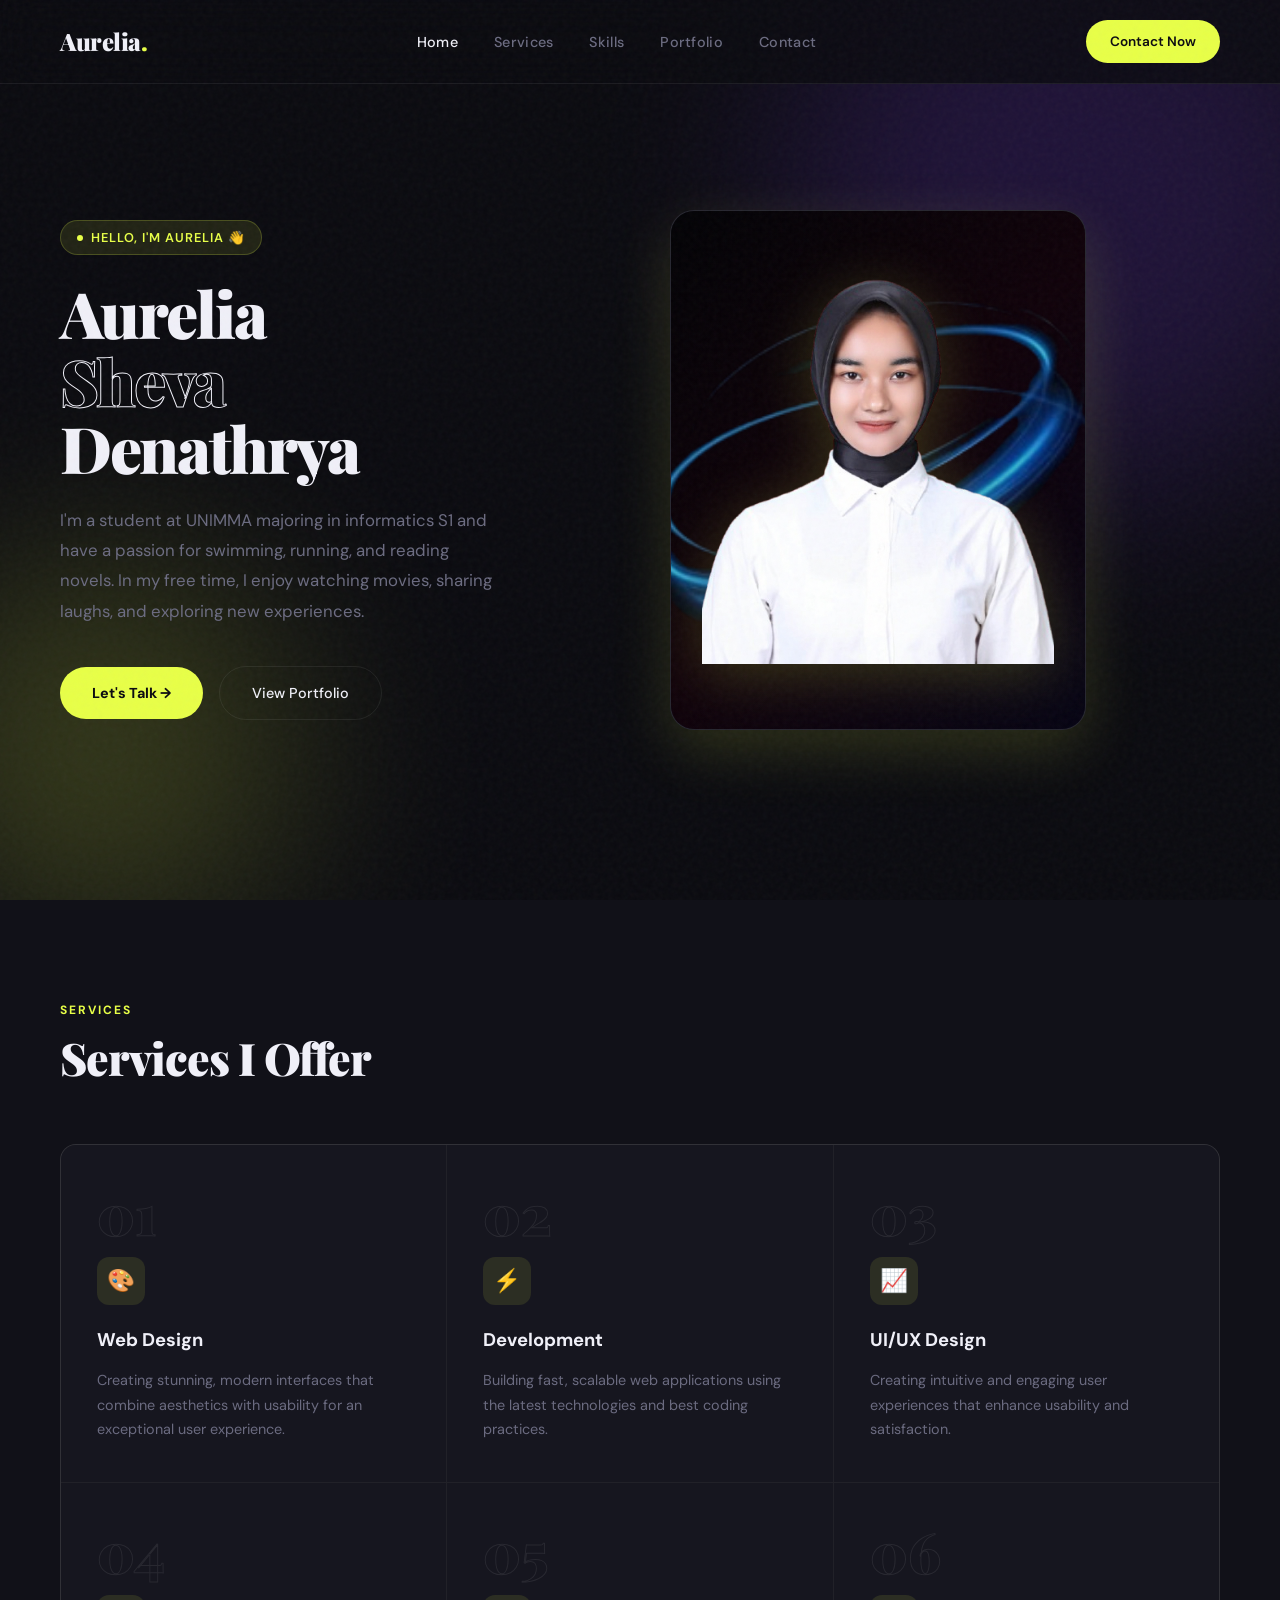
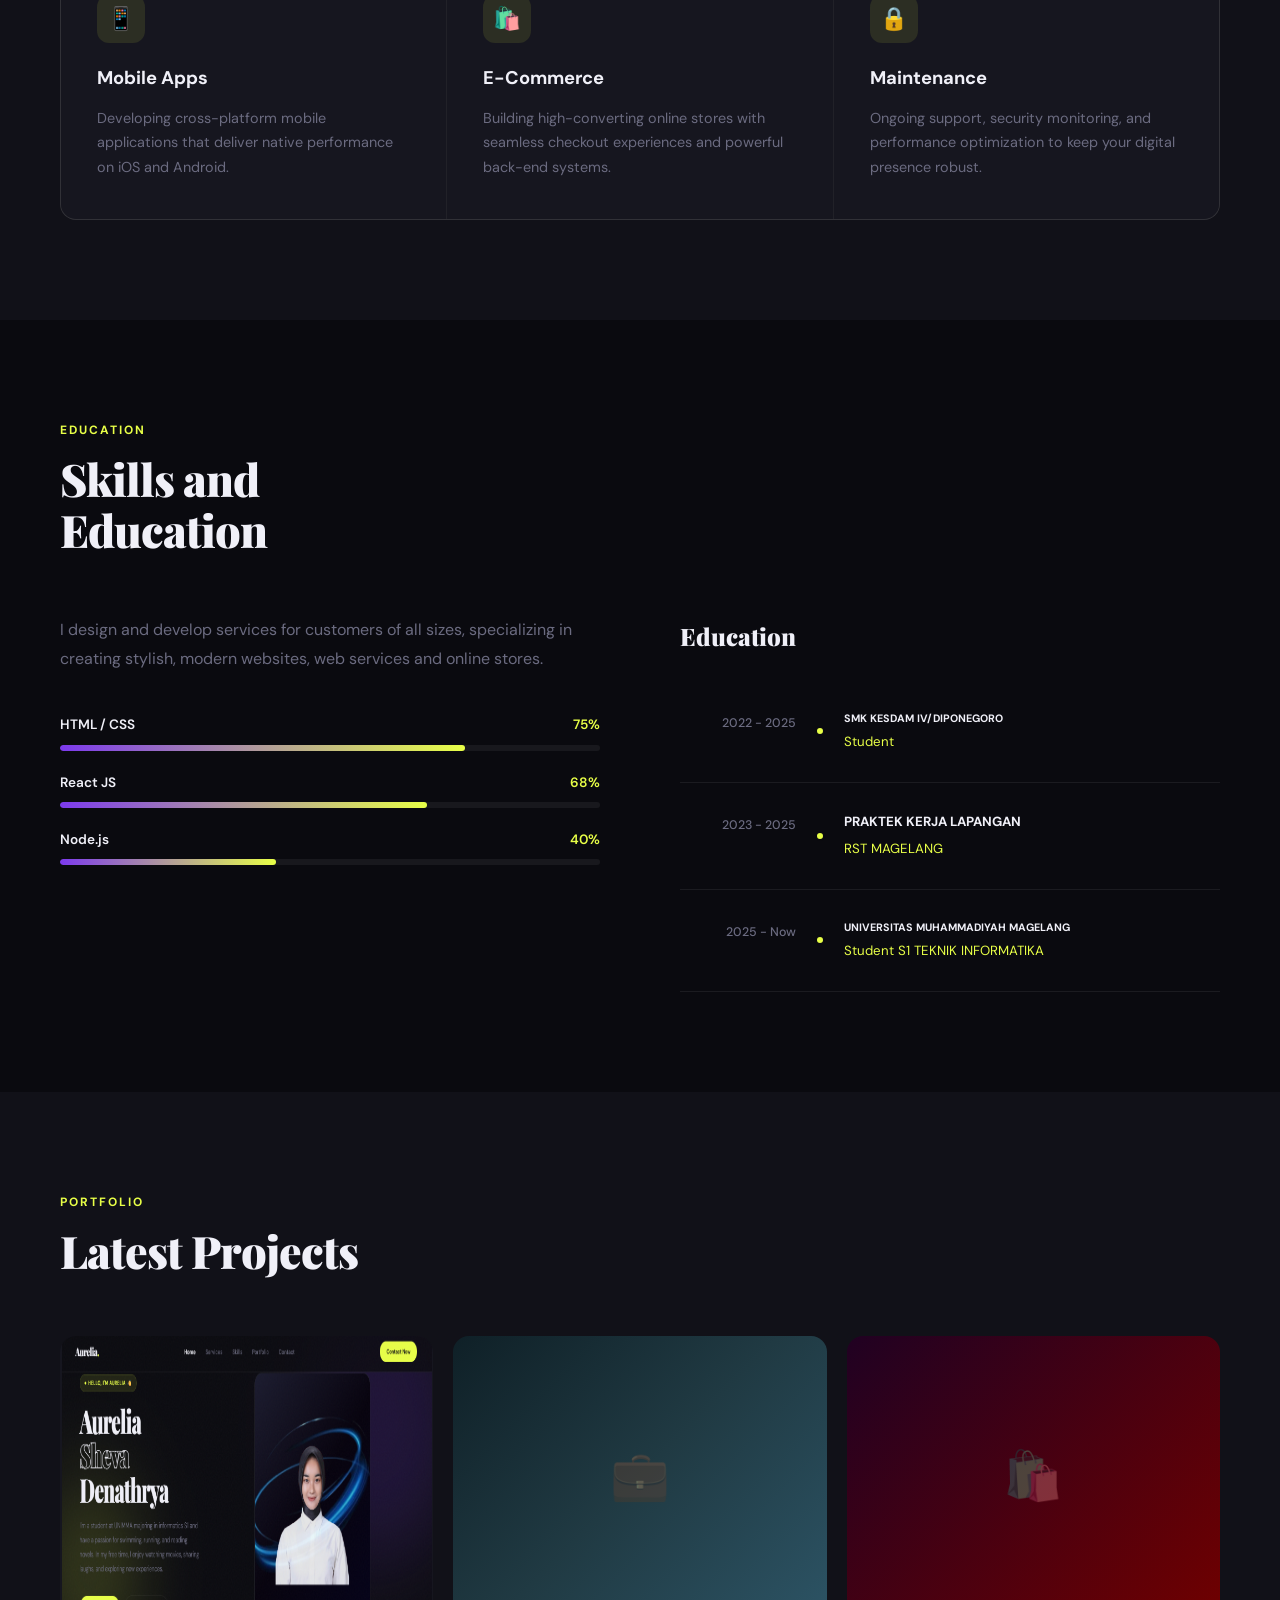
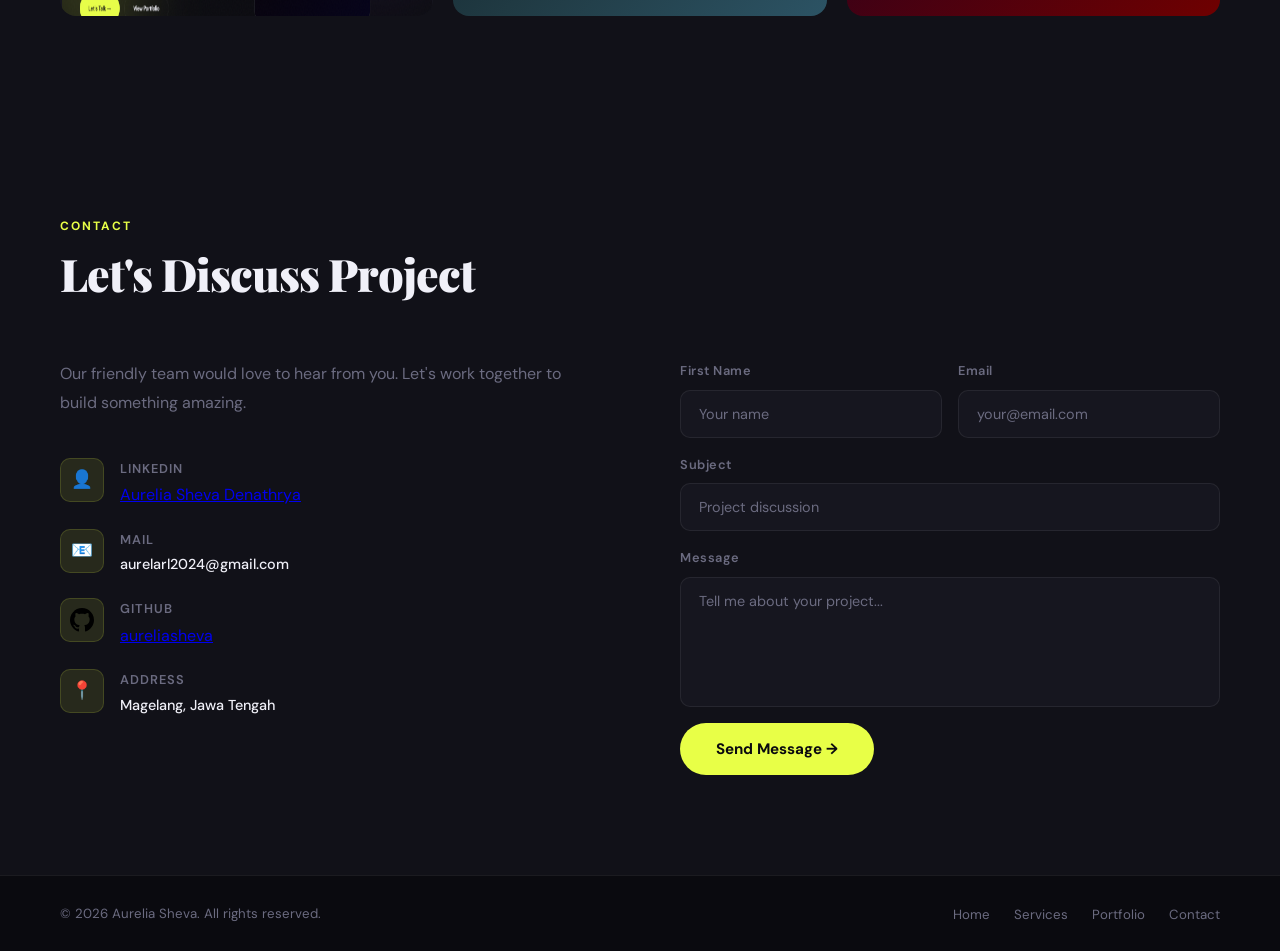
<file: index.html>
<!DOCTYPE html>
<html lang="en">
<head>
<meta charset="UTF-8">
<meta name="viewport" content="width=device-width, initial-scale=1.0">
<title>AURELIA — Portfolio</title>
<link href="https://fonts.googleapis.com/css2?family=Playfair+Display:wght@400;700;900&family=DM+Sans:wght@300;400;500;600&display=swap" rel="stylesheet">
<link rel="stylesheet" href="style.css">
</head>
<body>

<!-- Mobile Menu -->
<div class="mobile-menu" id="mobileMenu">
  
  <button class="mobile-close" onclick="closeMobileMenu()">✕</button>
  <a href="#home" onclick="closeMobileMenu()">Home</a>
  <a href="#services" onclick="closeMobileMenu()">Services</a>
  <a href="#skill" onclick="closeMobileMenu()">Skills</a>
  <a href="#work" onclick="closeMobileMenu()">Portfolio</a>
  <a href="#contactus" onclick="closeMobileMenu()">Contact</a>
</div>

<!-- NAVBAR -->
<nav>
  <a href="#home" class="logo">Aurelia<span>.</span></a>
  <ul class="nav-links">
    <li><a href="#home">Home</a></li>
    <li><a href="#services">Services</a></li>
    <li><a href="#skill">Skills</a></li>
    <li><a href="#work">Portfolio</a></li>
    <li><a href="#contactus">Contact</a></li>
  </ul>
  <a href="#contactus" class="nav-cta">Contact Now</a>
  <button class="hamburger" onclick="openMobileMenu()" aria-label="Open menu">
    <span></span><span></span><span></span>
  </button>
</nav>

<!-- HERO -->
<section id="home">
  <div class="hero-blob hero-blob-1"></div>
  <div class="hero-blob hero-blob-2"></div>
  <div class="hero-inner">
    <div class="hero-content">
      <div class="hero-tag">Hello, I'm Aurelia 👋</div>
      <h1 class="hero-title">Aurelia<br><em>Sheva</em><br>Denathrya</h1>
      <p class="hero-desc">I'm a student at UNIMMA majoring in informatics S1 and have a passion for swimming, running, and reading novels. In my free time, I enjoy watching movies, sharing laughs, and exploring new experiences.</p>
      <div class="hero-btns">
        <a href="#contactus" class="btn-primary">Let's Talk →</a>
        <a href="#work" class="btn-outline">View Portfolio</a>
      </div>
    </div>
    <div class="hero-image-wrap">
      <div class="hero-card">
        <div class="hero-card-img">
          <div class="hero-card-bg">
          </div>
          <div class="hero-avatar">
            <img src="foto/foto.png" alt="Aurelia Avatar">
          </div>
        </div>
      </div>
      </div>
      
    </div>
  </div>
</section>

<!-- SERVICES -->
<section id="services">
  <div class="container">
    <div class="section-tag">Services</div>
    <div class="section-title">Services I Offer</div>
    <div class="services-grid">
      <div class="service-card fade-in">
        <div class="service-num">01</div>
        <div class="service-icon">🎨</div>
        <h3>Web Design</h3>
        <p>Creating stunning, modern interfaces that combine aesthetics with usability for an exceptional user experience.</p>
      </div>
      <div class="service-card fade-in">
        <div class="service-num">02</div>
        <div class="service-icon">⚡</div>
        <h3>Development</h3>
        <p>Building fast, scalable web applications using the latest technologies and best coding practices.</p>
      </div>
      <div class="service-card fade-in">
        <div class="service-num">03</div>
        <div class="service-icon">📈</div>
        <h3>UI/UX Design</h3>
        <p>Creating intuitive and engaging user experiences that enhance usability and satisfaction.</p>
      </div>
      <div class="service-card fade-in">
        <div class="service-num">04</div>
        <div class="service-icon">📱</div>
        <h3>Mobile Apps</h3>
        <p>Developing cross-platform mobile applications that deliver native performance on iOS and Android.</p>
      </div>
      <div class="service-card fade-in">
        <div class="service-num">05</div>
        <div class="service-icon">🛍️</div>
        <h3>E-Commerce</h3>
        <p>Building high-converting online stores with seamless checkout experiences and powerful back-end systems.</p>
      </div>
      <div class="service-card fade-in">
        <div class="service-num">06</div>
        <div class="service-icon">🔒</div>
        <h3>Maintenance</h3>
        <p>Ongoing support, security monitoring, and performance optimization to keep your digital presence robust.</p>
      </div>
    </div>
  </div>
</section>

<!-- SKILLS & EXPERIENCE -->
<section id="skill">
  <div class="container">
    <div class="section-tag">Education</div>
    <div class="section-title">Skills and<br>Education</div>
    <div class="skills-layout">
      <div>
        <p class="skills-desc">I design and develop services for customers of all sizes, specializing in creating stylish, modern websites, web services and online stores.</p>
        <div class="skill-bars" id="skillBars">
          <div class="skill-item">
            <label>HTML / CSS <span>75%</span></label>
            <div class="skill-track"><div class="skill-fill" data-width="75" style="width:0%"></div></div>
          </div>
          <div class="skill-item">
            <label>React JS <span>68%</span></label>
            <div class="skill-track"><div class="skill-fill" data-width="68" style="width:0%"></div></div>
          </div>
          <div class="skill-item">
            <label>Node.js <span>40%</span></label>
            <div class="skill-track"><div class="skill-fill" data-width="40" style="width:0%"></div></div>
          </div>
        </div>
      </div>
      <div>
        <h3 style="font-family:'Playfair Display',serif;font-size:1.5rem;margin-bottom:24px;font-weight:900;">Education</h3>
        <div class="experience-list">
          <div class="exp-item">
            <div class="exp-date">2022 - 2025</div>
            <div class="exp-body">
              <h6>SMK KESDAM IV/DIPONEGORO</h4>
              <span>Student</span>
            </div>
          </div>
          <div class="exp-item">
            <div class="exp-date">2023 - 2025</div>
            <div class="exp-body">
              <h5>PRAKTEK KERJA LAPANGAN</h4>
              <span>RST MAGELANG</span>
            </div>
          </div>
          <div class="exp-item">
            <div class="exp-date">2025 - Now</div>
            <div class="exp-body">
              <h6>UNIVERSITAS MUHAMMADIYAH MAGELANG</h4>
              <span>Student S1 TEKNIK INFORMATIKA</span>
            </div>
          </div>
          <div 
        </div>
      </div>
    </div>
  </div>
</section>

<!-- PORTFOLIO -->
<section id="work">
  <div class="container">
    <div class="section-tag">Portfolio</div>
    <div class="section-title">Latest Projects</div>
    <div class="portfolio-grid">
      <div class="portfolio-item">
        <div class="portfolio-item-bg p1">
          <span class="portfolio-placeholder-icon"></span>
        </div>
        <div class="portfolio-overlay">
          <div class="portfolio-info">
            <h4>Website portfolio</h4>
            <span>html</span>
          </div>
        </div>
      </div>
      <div class="portfolio-item">
        <div class="portfolio-item-bg p2">
          <span class="portfolio-placeholder-icon">💼</span>
        </div>
        <div class="portfolio-overlay">
          <div class="portfolio-info">
            <h4>Coming soon</h4>
            
          </div>
        </div>
      </div>
      <div class="portfolio-item">
        <div class="portfolio-item-bg p3">
          <span class="portfolio-placeholder-icon">🛍️</span>
        </div>
        <div class="portfolio-overlay">
          <div class="portfolio-info">
            <h4>Coming soon</h4>
            
          </div>
        </div>
      </div>
      
      
</section>

<!-- CONTACT -->
<section id="contactus">
  <div class="container">
    <div class="section-tag">Contact</div>
    <div class="section-title">Let's Discuss Project</div>
    <div class="contact-layout">
      <div class="contact-info">
        <p>Our friendly team would love to hear from you. Let's work together to build something amazing.</p>
        <ul class="contact-detail-list">
          <li>
            <div class="icon-user">👤</div>
            <div>
              <h5>Linkedin</h5>
              <a href="https://www.linkedin.com/in/aurelia-sheva-denathrya-56070b405" target="_blank">Aurelia Sheva Denathrya</a>
            </div>
          </li>
          <li>
            <div class="contact-icon">📧</div>
            <div>
              <h5>Mail</h5>
              <p>aurelarl2024@gmail.com</p>
            </div>
          </li>
          <li>
            <div class="contact-icon"><img src="foto/github-logo.svg" alt="GitHub Logo" style="width: 24px; height: 24px;"></div>
            <div>
              <h5>GitHub</h5>
              <a href="https://github.com/aureliasheva" target="_blank">aureliasheva</a>
            </div>
          </li>
          <li>
            <div class="contact-icon">📍</div>
            <div>
              <h5>Address</h5>
              <p>Magelang, Jawa Tengah</p>
            </div>
          </li>
        </ul>
      </div>
      <div>
        <div class="contact-form" id="contactForm">
          <div class="form-row">
            <div class="form-group">
              <label>First Name</label>
              <input type="text" placeholder="Your name">
            </div>
            <div class="form-group">
              <label>Email</label>
              <input type="email" placeholder="your@email.com">
            </div>
          </div>
          <div class="form-group">
            <label>Subject</label>
            <input type="text" placeholder="Project discussion">
          </div>
          <div class="form-group">
            <label>Message</label>
            <textarea placeholder="Tell me about your project..."></textarea>
          </div>
          <div class="form-success" id="formSuccess">✅ Message sent successfully! I'll be in touch soon.</div>
          <button class="form-submit" onclick="submitForm()">Send Message →</button>
        </div>
      </div>
    </div>
  </div>
</section>

<!-- FOOTER -->
<footer>
  <p>© 2026 Aurelia Sheva. All rights reserved.</p>
  <ul class="footer-links">
    <li><a href="#home">Home</a></li>
    <li><a href="#services">Services</a></li>
    <li><a href="#work">Portfolio</a></li>
    <li><a href="#contactus">Contact</a></li>
  </ul>
</footer>

<script>
  // Mobile menu
  function openMobileMenu() {
    document.getElementById('mobileMenu').classList.add('open');
  }
  function closeMobileMenu() {
    document.getElementById('mobileMenu').classList.remove('open');
  }

  // Intersection Observer for fade-in
  const observer = new IntersectionObserver((entries) => {
    entries.forEach(e => {
      if (e.isIntersecting) {
        e.target.classList.add('visible');
      }
    });
  }, { threshold: 0.15 });

  document.querySelectorAll('.fade-in').forEach(el => observer.observe(el));

  // Skill bar animation
  const skillObserver = new IntersectionObserver((entries) => {
    entries.forEach(e => {
      if (e.isIntersecting) {
        document.querySelectorAll('.skill-fill').forEach(fill => {
          const w = fill.getAttribute('data-width');
          fill.style.width = w + '%';
        });
        skillObserver.disconnect();
      }
    });
  }, { threshold: 0.3 });

  const skillSection = document.getElementById('skillBars');
  if (skillSection) skillObserver.observe(skillSection);

  // Form submit
  function submitForm() {
    const inputs = document.querySelectorAll('#contactForm input, #contactForm textarea');
    let valid = true;
    inputs.forEach(i => { if (!i.value.trim()) valid = false; });
    if (!valid) {
      inputs.forEach(i => {
        if (!i.value.trim()) {
          i.style.borderColor = '#ef4444';
          setTimeout(() => i.style.borderColor = '', 2000);
        }
      });
      return;
    }
    const success = document.getElementById('formSuccess');
    success.style.display = 'block';
    inputs.forEach(i => i.value = '');
    setTimeout(() => success.style.display = 'none', 5000);
  }

  // Smooth active nav
  const sections = document.querySelectorAll('section[id]');
  const navLinks = document.querySelectorAll('.nav-links a');

  window.addEventListener('scroll', () => {
    let current = '';
    sections.forEach(s => {
      if (window.scrollY >= s.offsetTop - 120) current = s.getAttribute('id');
    });
    navLinks.forEach(a => {
      a.style.color = a.getAttribute('href') === '#' + current ? 'var(--text)' : '';
    });
  });
</script>
</body>
</html>
</file>
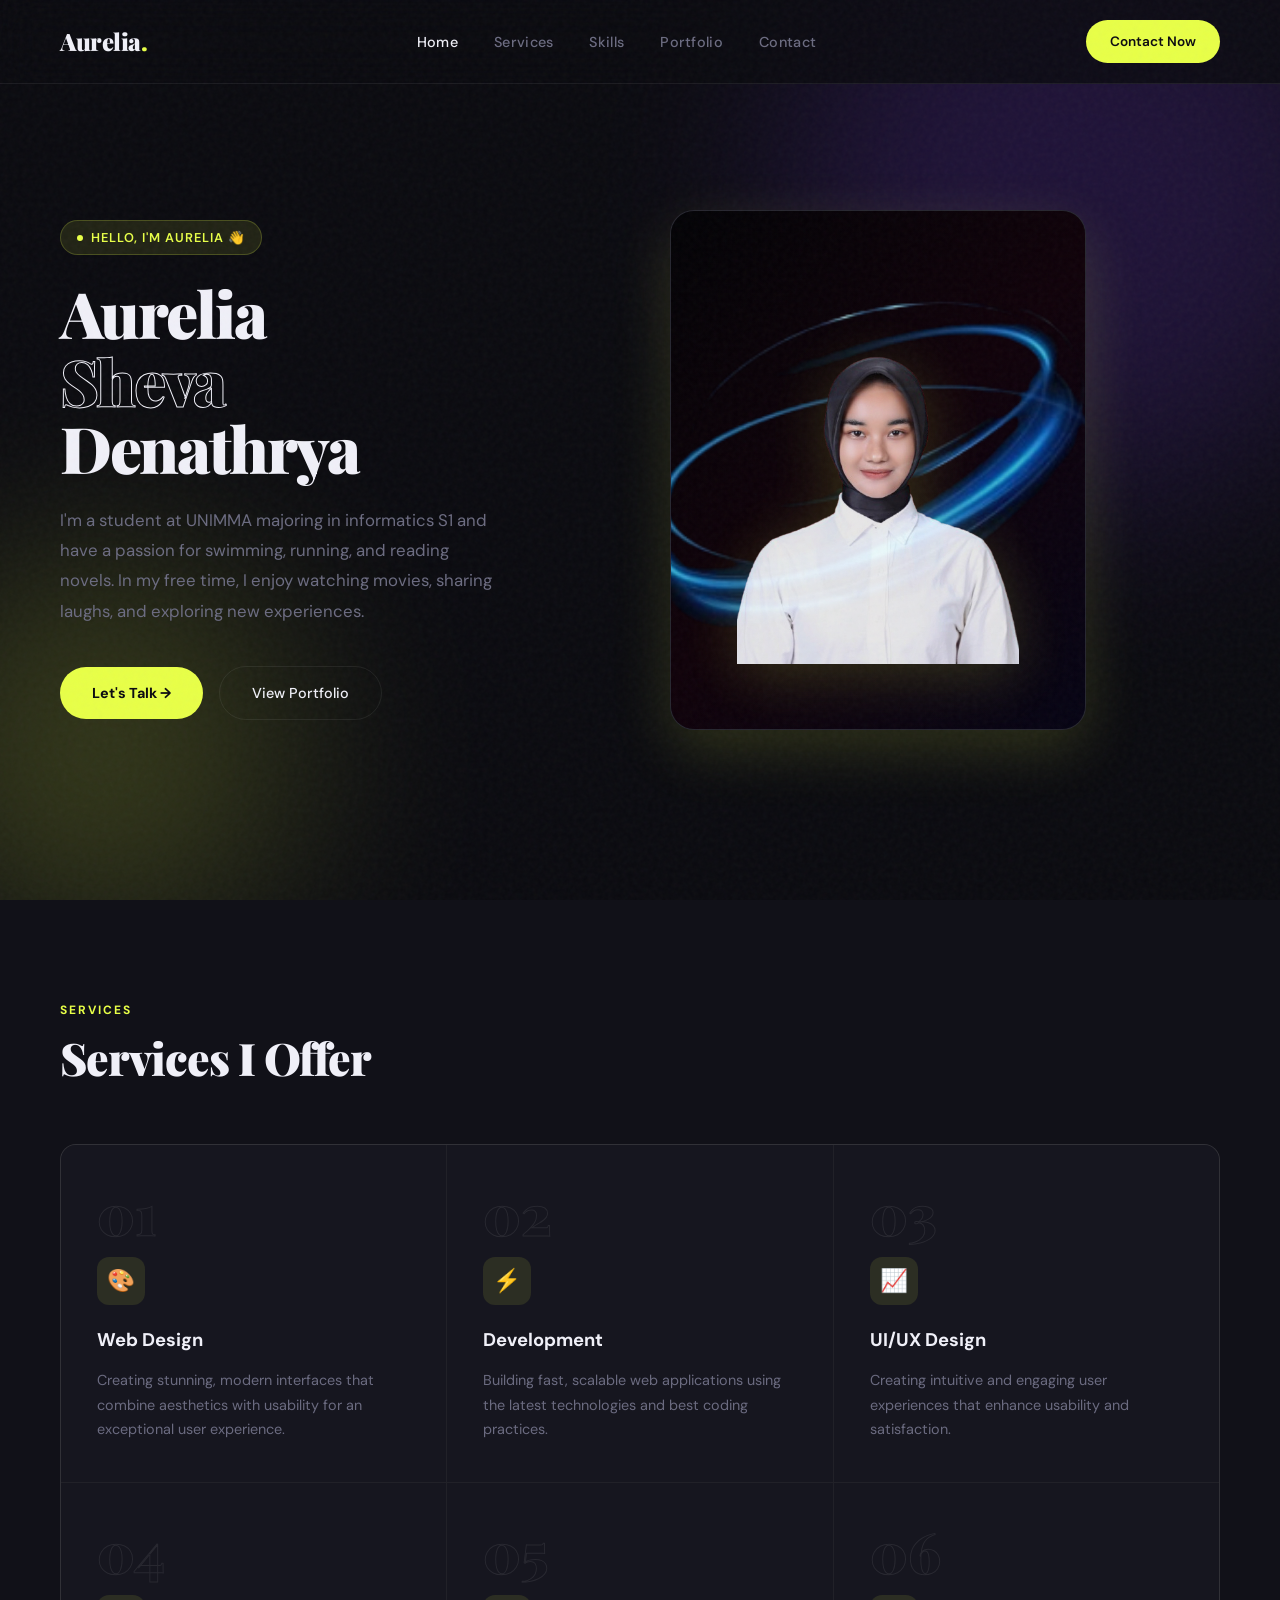
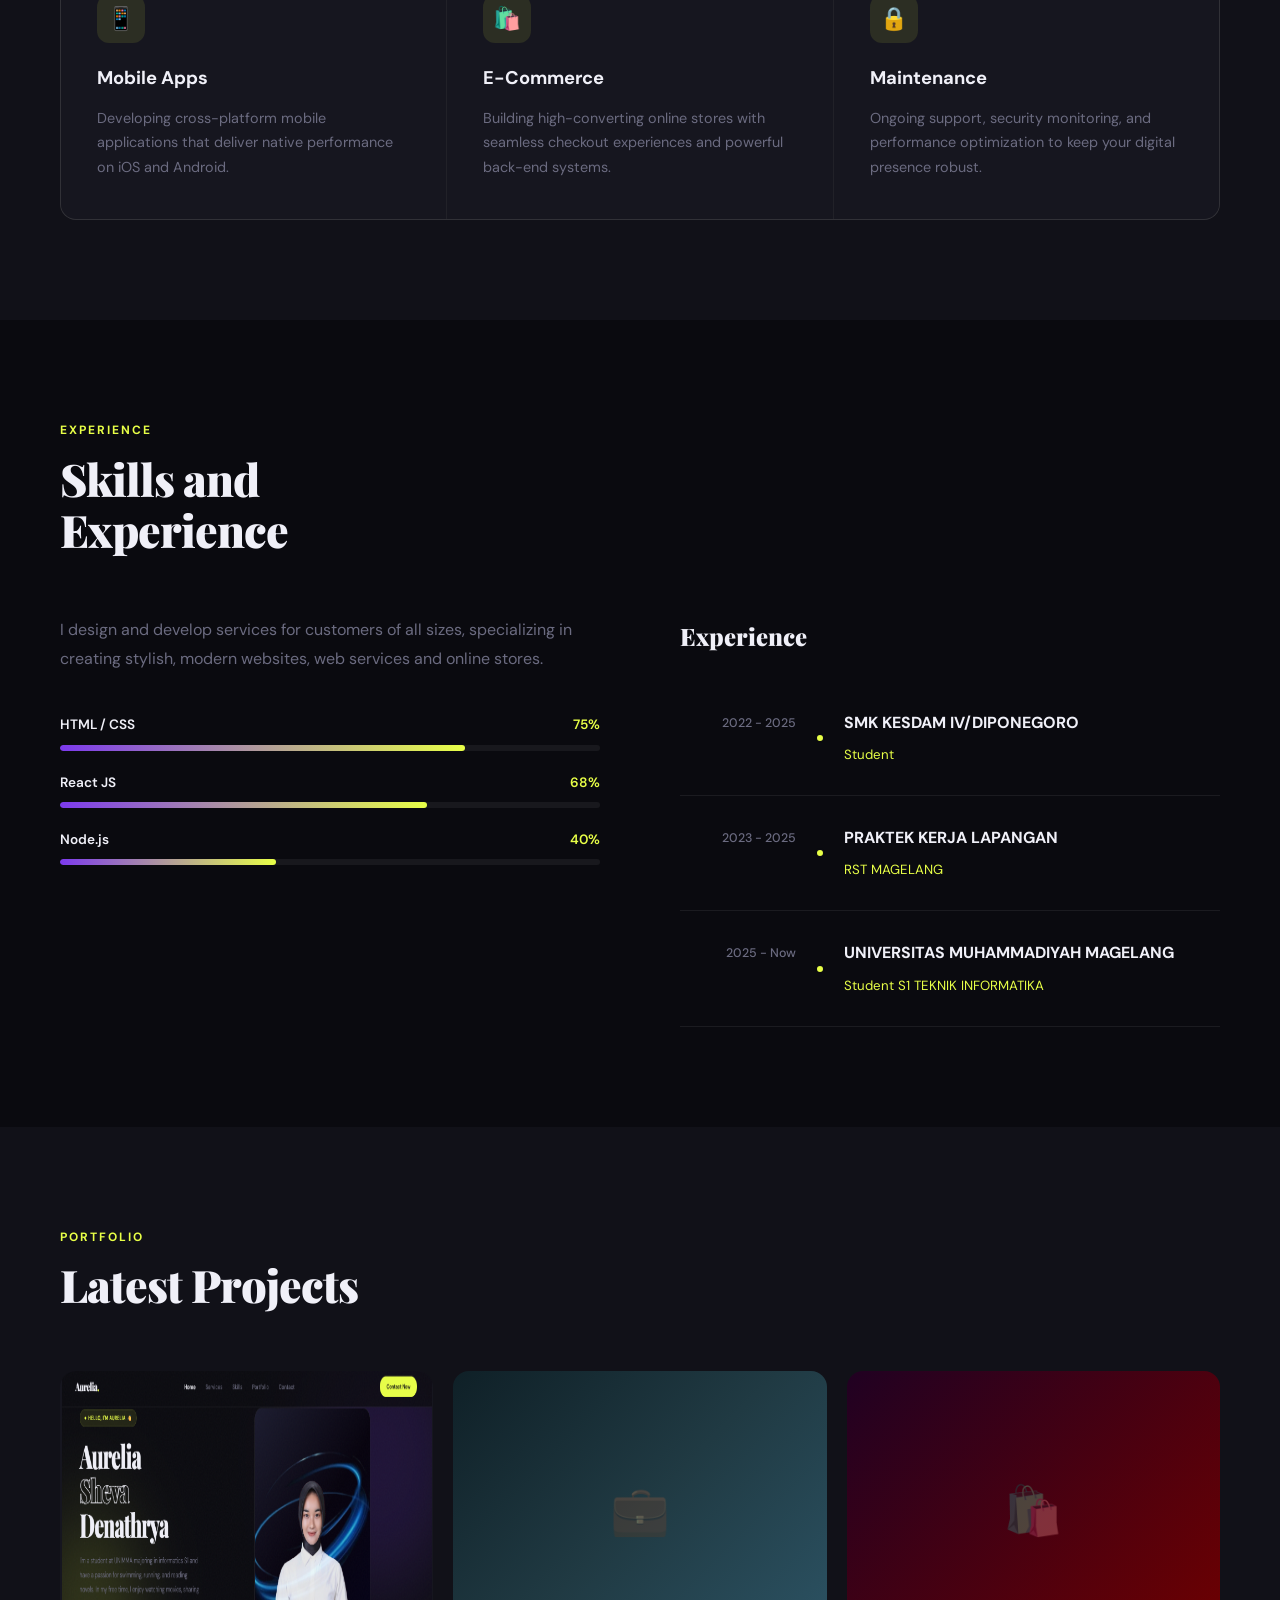
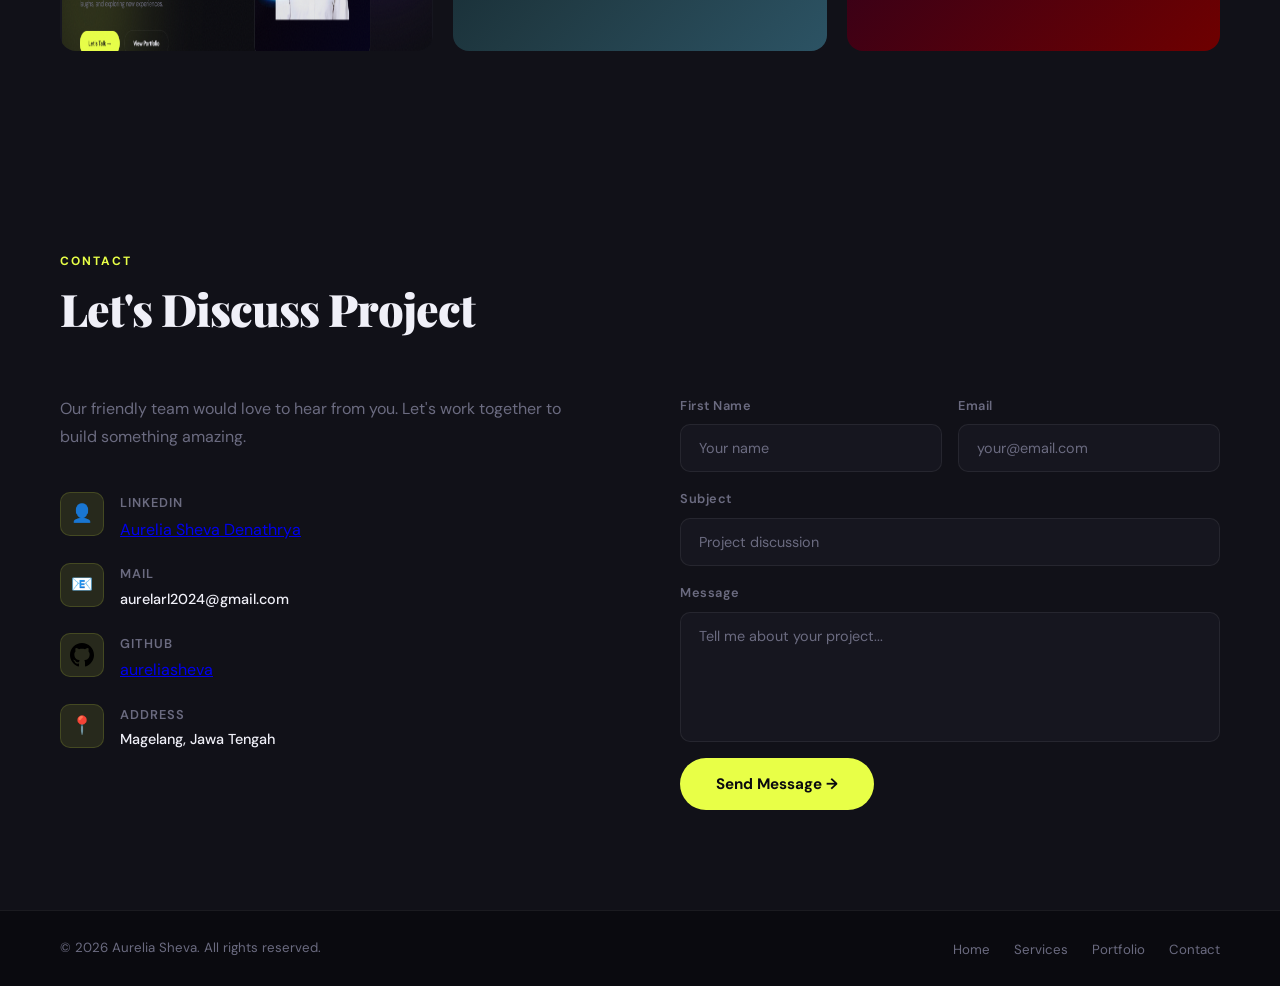
<file: portfolio.html>
<!DOCTYPE html>
<html lang="en">
<head>
<meta charset="UTF-8">
<meta name="viewport" content="width=device-width, initial-scale=1.0">
<title>AURELIA — Portfolio</title>
<link href="https://fonts.googleapis.com/css2?family=Playfair+Display:wght@400;700;900&family=DM+Sans:wght@300;400;500;600&display=swap" rel="stylesheet">
<link rel="stylesheet" href="style.css">
</head>
<body>

<!-- Mobile Menu -->
<div class="mobile-menu" id="mobileMenu">
  
  <button class="mobile-close" onclick="closeMobileMenu()">✕</button>
  <a href="#home" onclick="closeMobileMenu()">Home</a>
  <a href="#services" onclick="closeMobileMenu()">Services</a>
  <a href="#skill" onclick="closeMobileMenu()">Skills</a>
  <a href="#work" onclick="closeMobileMenu()">Portfolio</a>
  <a href="#contactus" onclick="closeMobileMenu()">Contact</a>
</div>

<!-- NAV -->
<nav>
  <a href="#home" class="logo">Aurelia<span>.</span></a>
  <ul class="nav-links">
    <li><a href="#home">Home</a></li>
    <li><a href="#services">Services</a></li>
    <li><a href="#skill">Skills</a></li>
    <li><a href="#work">Portfolio</a></li>
    <li><a href="#contactus">Contact</a></li>
  </ul>
  <a href="#contactus" class="nav-cta">Contact Now</a>
  <button class="hamburger" onclick="openMobileMenu()" aria-label="Open menu">
    <span></span><span></span><span></span>
  </button>
</nav>

<!-- HERO -->
<section id="home">
  <div class="hero-blob hero-blob-1"></div>
  <div class="hero-blob hero-blob-2"></div>
  <div class="hero-inner">
    <div class="hero-content">
      <div class="hero-tag">Hello, I'm Aurelia 👋</div>
      <h1 class="hero-title">Aurelia<br><em>Sheva</em><br>Denathrya</h1>
      <p class="hero-desc">I'm a student at UNIMMA majoring in informatics S1 and have a passion for swimming, running, and reading novels. In my free time, I enjoy watching movies, sharing laughs, and exploring new experiences.</p>
      <div class="hero-btns">
        <a href="#contactus" class="btn-primary">Let's Talk →</a>
        <a href="#work" class="btn-outline">View Portfolio</a>
      </div>
    </div>
    <div class="hero-image-wrap">
      <div class="hero-card">
        <div class="hero-card-img">
          <div class="hero-card-bg">
          </div>
          <div class="hero-avatar">
            <img src="foto/foto.png" alt="Aurelia Avatar" style="width:80%; opacity:0.9;">
          </div>
        </div>
      </div>
      </div>
      
    </div>
  </div>
</section>

<!-- SERVICES -->
<section id="services">
  <div class="container">
    <div class="section-tag">Services</div>
    <div class="section-title">Services I Offer</div>
    <div class="services-grid">
      <div class="service-card fade-in">
        <div class="service-num">01</div>
        <div class="service-icon">🎨</div>
        <h3>Web Design</h3>
        <p>Creating stunning, modern interfaces that combine aesthetics with usability for an exceptional user experience.</p>
      </div>
      <div class="service-card fade-in">
        <div class="service-num">02</div>
        <div class="service-icon">⚡</div>
        <h3>Development</h3>
        <p>Building fast, scalable web applications using the latest technologies and best coding practices.</p>
      </div>
      <div class="service-card fade-in">
        <div class="service-num">03</div>
        <div class="service-icon">📈</div>
        <h3>UI/UX Design</h3>
        <p>Creating intuitive and engaging user experiences that enhance usability and satisfaction.</p>
      </div>
      <div class="service-card fade-in">
        <div class="service-num">04</div>
        <div class="service-icon">📱</div>
        <h3>Mobile Apps</h3>
        <p>Developing cross-platform mobile applications that deliver native performance on iOS and Android.</p>
      </div>
      <div class="service-card fade-in">
        <div class="service-num">05</div>
        <div class="service-icon">🛍️</div>
        <h3>E-Commerce</h3>
        <p>Building high-converting online stores with seamless checkout experiences and powerful back-end systems.</p>
      </div>
      <div class="service-card fade-in">
        <div class="service-num">06</div>
        <div class="service-icon">🔒</div>
        <h3>Maintenance</h3>
        <p>Ongoing support, security monitoring, and performance optimization to keep your digital presence robust.</p>
      </div>
    </div>
  </div>
</section>

<!-- SKILLS & EXPERIENCE -->
<section id="skill">
  <div class="container">
    <div class="section-tag">Experience</div>
    <div class="section-title">Skills and<br>Experience</div>
    <div class="skills-layout">
      <div>
        <p class="skills-desc">I design and develop services for customers of all sizes, specializing in creating stylish, modern websites, web services and online stores.</p>
        <div class="skill-bars" id="skillBars">
          <div class="skill-item">
            <label>HTML / CSS <span>75%</span></label>
            <div class="skill-track"><div class="skill-fill" data-width="75" style="width:0%"></div></div>
          </div>
          <div class="skill-item">
            <label>React JS <span>68%</span></label>
            <div class="skill-track"><div class="skill-fill" data-width="68" style="width:0%"></div></div>
          </div>
          <div class="skill-item">
            <label>Node.js <span>40%</span></label>
            <div class="skill-track"><div class="skill-fill" data-width="40" style="width:0%"></div></div>
          </div>
        </div>
      </div>
      <div>
        <h3 style="font-family:'Playfair Display',serif;font-size:1.5rem;margin-bottom:24px;font-weight:900;">Experience</h3>
        <div class="experience-list">
          <div class="exp-item">
            <div class="exp-date">2022 - 2025</div>
            <div class="exp-body">
              <h4>SMK KESDAM IV/DIPONEGORO</h4>
              <span>Student</span>
            </div>
          </div>
          <div class="exp-item">
            <div class="exp-date">2023 - 2025</div>
            <div class="exp-body">
              <h4>PRAKTEK KERJA LAPANGAN</h4>
              <span>RST MAGELANG</span>
            </div>
          </div>
          <div class="exp-item">
            <div class="exp-date">2025 - Now</div>
            <div class="exp-body">
              <h4>UNIVERSITAS MUHAMMADIYAH MAGELANG</h4>
              <span>Student S1 TEKNIK INFORMATIKA</span>
            </div>
          </div>
          <div 
        </div>
      </div>
    </div>
  </div>
</section>

<!-- PORTFOLIO -->
<section id="work">
  <div class="container">
    <div class="section-tag">Portfolio</div>
    <div class="section-title">Latest Projects</div>
    <div class="portfolio-grid">
      <div class="portfolio-item">
        <div class="portfolio-item-bg p1">
          <span class="portfolio-placeholder-icon"></span>
        </div>
        <div class="portfolio-overlay">
          <div class="portfolio-info">
            <h4>Website portfolio</h4>
            <span>html</span>
          </div>
        </div>
      </div>
      <div class="portfolio-item">
        <div class="portfolio-item-bg p2">
          <span class="portfolio-placeholder-icon">💼</span>
        </div>
        <div class="portfolio-overlay">
          <div class="portfolio-info">
            <h4>Coming soon</h4>
            
          </div>
        </div>
      </div>
      <div class="portfolio-item">
        <div class="portfolio-item-bg p3">
          <span class="portfolio-placeholder-icon">🛍️</span>
        </div>
        <div class="portfolio-overlay">
          <div class="portfolio-info">
            <h4>Coming soon</h4>
            
          </div>
        </div>
      </div>
      
      
</section>

<!-- CONTACT -->
<section id="contactus">
  <div class="container">
    <div class="section-tag">Contact</div>
    <div class="section-title">Let's Discuss Project</div>
    <div class="contact-layout">
      <div class="contact-info">
        <p>Our friendly team would love to hear from you. Let's work together to build something amazing.</p>
        <ul class="contact-detail-list">
          <li>
            <div class="icon-user">👤</div>
            <div>
              <h5>Linkedin</h5>
              <a href="https://www.linkedin.com/in/aurelia-sheva-denathrya-56070b405" target="_blank">Aurelia Sheva Denathrya</a>
            </div>
          </li>
          <li>
            <div class="contact-icon">📧</div>
            <div>
              <h5>Mail</h5>
              <p>aurelarl2024@gmail.com</p>
            </div>
          </li>
          <li>
            <div class="contact-icon"><img src="foto/github-logo.svg" alt="GitHub Logo" style="width: 24px; height: 24px;"></div>
            <div>
              <h5>GitHub</h5>
              <a href="https://github.com/aureliasheva" target="_blank">aureliasheva</a>
            </div>
          </li>
          <li>
            <div class="contact-icon">📍</div>
            <div>
              <h5>Address</h5>
              <p>Magelang, Jawa Tengah</p>
            </div>
          </li>
        </ul>
      </div>
      <div>
        <div class="contact-form" id="contactForm">
          <div class="form-row">
            <div class="form-group">
              <label>First Name</label>
              <input type="text" placeholder="Your name">
            </div>
            <div class="form-group">
              <label>Email</label>
              <input type="email" placeholder="your@email.com">
            </div>
          </div>
          <div class="form-group">
            <label>Subject</label>
            <input type="text" placeholder="Project discussion">
          </div>
          <div class="form-group">
            <label>Message</label>
            <textarea placeholder="Tell me about your project..."></textarea>
          </div>
          <div class="form-success" id="formSuccess">✅ Message sent successfully! I'll be in touch soon.</div>
          <button class="form-submit" onclick="submitForm()">Send Message →</button>
        </div>
      </div>
    </div>
  </div>
</section>

<!-- FOOTER -->
<footer>
  <p>© 2026 Aurelia Sheva. All rights reserved.</p>
  <ul class="footer-links">
    <li><a href="#home">Home</a></li>
    <li><a href="#services">Services</a></li>
    <li><a href="#work">Portfolio</a></li>
    <li><a href="#contactus">Contact</a></li>
  </ul>
</footer>

<script>
  // Mobile menu
  function openMobileMenu() {
    document.getElementById('mobileMenu').classList.add('open');
  }
  function closeMobileMenu() {
    document.getElementById('mobileMenu').classList.remove('open');
  }

  // Intersection Observer for fade-in
  const observer = new IntersectionObserver((entries) => {
    entries.forEach(e => {
      if (e.isIntersecting) {
        e.target.classList.add('visible');
      }
    });
  }, { threshold: 0.15 });

  document.querySelectorAll('.fade-in').forEach(el => observer.observe(el));

  // Skill bar animation
  const skillObserver = new IntersectionObserver((entries) => {
    entries.forEach(e => {
      if (e.isIntersecting) {
        document.querySelectorAll('.skill-fill').forEach(fill => {
          const w = fill.getAttribute('data-width');
          fill.style.width = w + '%';
        });
        skillObserver.disconnect();
      }
    });
  }, { threshold: 0.3 });

  const skillSection = document.getElementById('skillBars');
  if (skillSection) skillObserver.observe(skillSection);

  // Form submit
  function submitForm() {
    const inputs = document.querySelectorAll('#contactForm input, #contactForm textarea');
    let valid = true;
    inputs.forEach(i => { if (!i.value.trim()) valid = false; });
    if (!valid) {
      inputs.forEach(i => {
        if (!i.value.trim()) {
          i.style.borderColor = '#ef4444';
          setTimeout(() => i.style.borderColor = '', 2000);
        }
      });
      return;
    }
    const success = document.getElementById('formSuccess');
    success.style.display = 'block';
    inputs.forEach(i => i.value = '');
    setTimeout(() => success.style.display = 'none', 5000);
  }

  // Smooth active nav
  const sections = document.querySelectorAll('section[id]');
  const navLinks = document.querySelectorAll('.nav-links a');

  window.addEventListener('scroll', () => {
    let current = '';
    sections.forEach(s => {
      if (window.scrollY >= s.offsetTop - 120) current = s.getAttribute('id');
    });
    navLinks.forEach(a => {
      a.style.color = a.getAttribute('href') === '#' + current ? 'var(--text)' : '';
    });
  });
</script>
</body>
</html>
</file>
<file: style.css>
:root {
    --bg: #0a0a0f;
    --bg2: #111118;
    --surface: #16161f;
    --accent: #e8ff47;
    --accent2: #7c3aed;
    --text: #f0f0f8;
    --muted: #6b6b80;
    --border: rgba(255,255,255,0.07);
    --radius: 16px;
  }

  *, *::before, *::after { box-sizing: border-box; margin: 0; padding: 0; }

  html { scroll-behavior: smooth; }
/* ─── bagian tulisan body ─── */
  body {
    background: var(--bg);
    color: var(--text);
    font-family: 'DM Sans', sans-serif;
    font-weight: 400;
    line-height: 1.7;
    overflow-x: hidden;
  }

  /* ─── BACKGROUND IMG ─── */
  body::before {
    content: '';
    position: fixed;
    inset: 0;
    background-image: url("data:image/svg+xml,%3Csvg viewBox='0 0 200 200' xmlns='http://www.w3.org/2000/svg'%3E%3Cfilter id='n'%3E%3CfeTurbulence type='fractalNoise' baseFrequency='0.9' numOctaves='4' stitchTiles='stitch'/%3E%3C/filter%3E%3Crect width='100%25' height='100%25' filter='url(%23n)' opacity='0.04'/%3E%3C/svg%3E");
    pointer-events: none;
    z-index: 9999;
  }

  /* ─── NAVBAR ─── */
  nav {
    position: fixed;
    top: 0; left: 0; right: 0;
    z-index: 100;
    display: flex;
    align-items: center;
    justify-content: space-between;
    padding: 20px 60px;
    backdrop-filter: blur(20px);
    background: rgba(10,10,15,0.8);
    border-bottom: 1px solid var(--border);
    transition: all 0.3s;
  }

  .logo {
    font-family: 'Playfair Display', serif;
    font-size: 1.5rem;
    font-weight: 900;
    color: var(--text);
    text-decoration: none;
    letter-spacing: -0.5px;
  }

  .logo span { color: var(--accent); }

  .nav-links {
    display: flex;
    gap: 36px;
    list-style: none;
  }

  .nav-links a {
    color: var(--muted);
    text-decoration: none;
    font-size: 0.9rem;
    font-weight: 500;
    letter-spacing: 0.3px;
    transition: color 0.2s;
  }

  .nav-links a:hover { color: var(--text); }

  .nav-cta {
    background: var(--accent);
    color: #0a0a0f;
    padding: 10px 24px;
    border-radius: 50px;
    font-weight: 600;
    font-size: 0.85rem;
    text-decoration: none;
    transition: transform 0.2s, box-shadow 0.2s;
  }

  .nav-cta:hover {
    transform: translateY(-2px);
    box-shadow: 0 8px 24px rgba(232,255,71,0.3);
  }

  /* ─── HAMBURGER ─── */
  .hamburger {
    display: none;
    flex-direction: column;
    gap: 5px;
    cursor: pointer;
    background: none;
    border: none;
    padding: 4px;
  }

  .hamburger span {
    display: block;
    width: 26px;
    height: 2px;
    background: var(--text);
    border-radius: 2px;
    transition: all 0.3s;
  }

  /* ─── HERO ─── */
  #home {
    min-height: 100vh;
    display: flex;
    align-items: center;
    padding: 100px 60px 60px;
    position: relative;
    overflow: hidden;
  }

  .hero-blob {
    position: absolute;
    border-radius: 50%;
    filter: blur(100px);
    opacity: 0.18;
    pointer-events: none;
  }

  .hero-blob-1 {
    width: 600px; height: 600px;
    background: var(--accent2);
    top: -100px; right: -100px;
    animation: float 8s ease-in-out infinite;
  }

  .hero-blob-2 {
    width: 400px; height: 400px;
    background: var(--accent);
    bottom: -50px; left: -100px;
    animation: float 10s ease-in-out infinite reverse;
  }

  @keyframes float {
    0%, 100% { transform: translate(0, 0) scale(1); }
    50% { transform: translate(30px, -40px) scale(1.05); }
  }

  .hero-inner {
    display: grid;
    grid-template-columns: 1fr 1fr;
    gap: 60px;
    align-items: center;
    max-width: 1200px;
    margin: 0 auto;
    width: 100%;
    position: relative;
    z-index: 1;
  }

  .hero-tag {
    display: inline-flex;
    align-items: center;
    gap: 8px;
    background: rgba(232,255,71,0.1);
    border: 1px solid rgba(232,255,71,0.2);
    color: var(--accent);
    padding: 6px 16px;
    border-radius: 50px;
    font-size: 0.8rem;
    font-weight: 600;
    letter-spacing: 1px;
    text-transform: uppercase;
    margin-bottom: 24px;
  }

  .hero-tag::before {
    content: '';
    width: 6px; height: 6px;
    background: var(--accent);
    border-radius: 50%;
  }

  h1.hero-title {
    font-family: 'Playfair Display', serif;
    font-size: clamp(3rem, 5vw, 5.5rem);
    font-weight: 900;
    line-height: 1.05;
    letter-spacing: -2px;
    margin-bottom: 24px;
  }

  h1.hero-title em {
    font-style: normal;
    color: transparent;
    -webkit-text-stroke: 1px var(--text);
  }

  .hero-desc {
    color: var(--muted);
    font-size: 1.05rem;
    max-width: 440px;
    margin-bottom: 40px;
    line-height: 1.8;
  }

  .hero-btns {
    display: flex;
    gap: 16px;
    align-items: center;
    flex-wrap: wrap;
  }

  .btn-primary {
    background: var(--accent);
    color: #0a0a0f;
    padding: 14px 32px;
    border-radius: 50px;
    font-weight: 700;
    font-size: 0.9rem;
    text-decoration: none;
    transition: transform 0.2s, box-shadow 0.2s;
    display: inline-flex;
    align-items: center;
    gap: 8px;
  }

  .btn-primary:hover {
    transform: translateY(-3px);
    box-shadow: 0 12px 30px rgba(232,255,71,0.35);
  }

  .btn-outline {
    border: 1px solid var(--border);
    color: var(--text);
    padding: 14px 32px;
    border-radius: 50px;
    font-weight: 500;
    font-size: 0.9rem;
    text-decoration: none;
    transition: border-color 0.2s, background 0.2s;
  }

  .btn-outline:hover {
    border-color: var(--accent);
    background: rgba(232,255,71,0.05);
  }

  .hero-image-wrap {
    position: relative;
    z-index: 2;
  }

  .hero-card {
    background: var(--surface);
    border: 1px solid var(--border);
    border-radius: 24px;
    overflow: hidden;
    position: relative;
    aspect-ratio: 4/5;
    max-height: 520px;
    box-shadow: 0 20px 60px rgba(232, 255, 71, 0.15);
    transition: transform 0.3s ease, box-shadow 0.3s ease;
  }

  .hero-card:hover {
    transform: translateY(-5px);
    box-shadow: 0 30px 80px rgba(232, 255, 71, 0.25);
  }

  .hero-card-img {
    width: 100%;
    height: 100%;
    object-fit: cover;
    display: flex;
    align-items: center;
    justify-content: center;
    background: linear-gradient(135deg, #020205 0%, #0f0109 50%, #050313 100%);
    position: relative;
    z-index: 2;
  }

  .hero-avatar {
    width: 85%;
    height: 75%;
    display: flex;
    align-items: flex-end;
    justify-content: center;
    padding-bottom: 0;
    z-index: 3;
    position: relative;
  }

  .hero-avatar img {
    width: 100%;
    height: auto;
    opacity: 1;
    filter: drop-shadow(0 10px 30px rgba(232, 255, 71, 0.2));
    object-fit: contain;
  }

  .hero-avatar svg {
    width: 80%;
    opacity: 1;
  }

  .hero-card-bg {
    width: 100%;
    height: 100%;
    position: absolute;
    top: 0; left: 0;
    background-image: url('foto/garis_lengkung.png');
    background-size: cover;
    background-position: center;
    background-repeat: no-repeat;
    z-index: 0;
    opacity: 0.8;
  }

  .hero-badge {
    position: absolute;
    bottom: 24px;
    left: -20px;
    background: var(--bg2);
    border: 1px solid var(--border);
    border-radius: 12px;
    padding: 12px 20px;
    display: flex;
    align-items: center;
    gap: 12px;
    backdrop-filter: blur(10px);
  }

  .hero-badge-icon {
    width: 40px; height: 40px;
    background: var(--accent);
    border-radius: 8px;
    display: flex;
    align-items: center;
    justify-content: center;
    font-size: 1.2rem;
  }

  .hero-badge-text strong {
    display: block;
    font-size: 1.1rem;
    font-weight: 700;
    color: var(--text);
  }

  .hero-badge-text span {
    font-size: 0.75rem;
    color: var(--muted);
  }

  .hero-badge2 {
    position: absolute;
    top: 24px;
    right: -20px;
    background: var(--accent);
    color: #0a0a0f;
    border-radius: 12px;
    padding: 10px 16px;
    font-weight: 700;
    font-size: 0.85rem;
    text-align: center;
  }

  /* ─── SECTION SHARED ─── */
  section { padding: 100px 60px; }

  .container {
    max-width: 1200px;
    margin: 0 auto;
  }

  .section-tag {
    font-size: 0.75rem;
    font-weight: 700;
    letter-spacing: 2px;
    text-transform: uppercase;
    color: var(--accent);
    margin-bottom: 12px;
  }

  .section-title {
    font-family: 'Playfair Display', serif;
    font-size: clamp(2rem, 3.5vw, 3.2rem);
    font-weight: 900;
    letter-spacing: -1px;
    line-height: 1.15;
    margin-bottom: 60px;
  }

  /* ─── SERVICES ─── */
  #services { background: var(--bg2); }

  .services-grid {
    display: grid;
    grid-template-columns: repeat(3, 1fr);
    gap: 1px;
    background: var(--border);
    border: 1px solid var(--border);
    border-radius: var(--radius);
    overflow: hidden;
  }

  .service-card {
    background: var(--surface);
    padding: 40px 36px;
    position: relative;
    transition: background 0.3s;
    cursor: default;
  }

  .service-card:hover { background: #24222e; }

  .service-num {
    font-family: 'Playfair Display', serif;
    font-size: 3.5rem;
    font-weight: 900;
    color: transparent;
    -webkit-text-stroke: 1px rgba(255,255,255,0.08);
    line-height: 1;
    margin-bottom: 16px;
    transition: -webkit-text-stroke 0.3s;
  }

  .service-card:hover .service-num {
    -webkit-text-stroke: 1px var(--accent);
    color: transparent;
  }

  .service-icon {
    width: 48px; height: 48px;
    background: rgba(232,255,71,0.1);
    border-radius: 12px;
    display: flex;
    align-items: center;
    justify-content: center;
    font-size: 1.4rem;
    margin-bottom: 20px;
  }

  .service-card h3 {
    font-size: 1.15rem;
    font-weight: 700;
    margin-bottom: 12px;
    color: var(--text);
  }

  .service-card p {
    color: var(--muted);
    font-size: 0.9rem;
    line-height: 1.7;
  }

  /* ─── SKILLS ─── */
  #skill {
    position: relative;
    overflow: hidden;
  }

  .skills-layout {
    display: grid;
    grid-template-columns: 1fr 1fr;
    gap: 80px;
    align-items: start;
  }

  .skills-desc {
    color: var(--muted);
    font-size: 1rem;
    margin-bottom: 40px;
    line-height: 1.8;
  }

  .skill-bars { display: flex; flex-direction: column; gap: 20px; }

  .skill-item label {
    display: flex;
    justify-content: space-between;
    font-size: 0.85rem;
    font-weight: 600;
    margin-bottom: 8px;
    color: var(--text);
  }

  .skill-item label span { color: var(--accent); }

  .skill-track {
    background: rgba(255,255,255,0.06);
    border-radius: 50px;
    height: 6px;
    overflow: hidden;
  }

  .skill-fill {
    height: 100%;
    background: linear-gradient(90deg, var(--accent2), var(--accent));
    border-radius: 50px;
    transition: width 1.5s cubic-bezier(0.23, 1, 0.32, 1);
  }

  .experience-list { display: flex; flex-direction: column; gap: 0; }

  .exp-item {
    display: grid;
    grid-template-columns: 140px 1fr;
    gap: 24px;
    padding: 28px 0;
    border-bottom: 1px solid var(--border);
    position: relative;
  }

  .exp-item::before {
    content: '';
    position: absolute;
    left: 140px;
    top: 50%;
    transform: translate(-50%, -50%);
    width: 10px; height: 10px;
    background: var(--accent);
    border-radius: 50%;
    border: 2px solid var(--bg);
  }

  .exp-date {
    font-size: 0.78rem;
    color: var(--muted);
    font-weight: 500;
    padding-top: 4px;
    text-align: right;
    padding-right: 24px;
  }

  .exp-body h4 {
    font-size: 1rem;
    font-weight: 700;
    color: var(--text);
    margin-bottom: 4px;
  }

  .exp-body span {
    font-size: 0.83rem;
    color: var(--accent);
  }

  /* ─── PORTFOLIO ─── */
  #work { background: var(--bg2); }

  .portfolio-grid {
    display: grid;
    grid-template-columns: repeat(3, 1fr);
    gap: 20px;
  }

  .portfolio-item {
    border-radius: var(--radius);
    overflow: hidden;
    position: relative;
    aspect-ratio: 4/3;
    cursor: pointer;
    background: var(--surface);
  }

  .portfolio-item-bg {
    width: 100%;
    height: 100%;
    object-fit: cover;
    transition: transform 0.5s cubic-bezier(0.23,1,0.32,1);
    display: flex;
    align-items: center;
    justify-content: center;
  }

  .portfolio-item:hover .portfolio-item-bg { transform: scale(1.08); }

  .portfolio-overlay {
    position: absolute;
    inset: 0;
    background: linear-gradient(to top, rgba(10,10,15,0.95) 0%, transparent 60%);
    opacity: 0;
    transition: opacity 0.3s;
    display: flex;
    align-items: flex-end;
    padding: 24px;
  }

  .portfolio-item:hover .portfolio-overlay { opacity: 1; }

  .portfolio-info h4 {
    font-size: 1rem;
    font-weight: 700;
    color: var(--text);
    margin-bottom: 4px;
  }

  .portfolio-info span {
    font-size: 0.78rem;
    color: var(--accent);
    font-weight: 600;
  }

  /* Placeholder colors for portfolio items */
  .p1 {background-image: url(foto/ss.png);
    background-size: 99% 100%;
    background-position: center;
    background-repeat: no-repeat;
  }
  .p2 { background: linear-gradient(135deg, #0f2027 0%, #203a43 50%, #2c5364 100%); }
  .p3 { background: linear-gradient(135deg, #200122 0%, #6f0000 100%); }
  .p4 { background: linear-gradient(135deg, #0f0c29 0%, #302b63 50%, #24243e 100%); }
  .p5 { background: linear-gradient(135deg, #093028 0%, #237a57 100%); }
  .p6 { background: linear-gradient(135deg, #1f1c2c 0%, #928dab 100%); }

  .portfolio-placeholder-icon {
    font-size: 3rem;
    opacity: 0.3;
    position: absolute;
    top: 50%;
    left: 50%;
    transform: translate(-50%, -50%);
  }

  /* ─── TESTIMONIALS ─── */
  #testimonial { overflow: hidden; }

  .testimonials-track {
    display: flex;
    gap: 24px;
    margin-top: 0;
    padding-bottom: 4px;
    overflow-x: auto;
    scrollbar-width: none;
    -ms-overflow-style: none;
  }

  .testimonials-track::-webkit-scrollbar { display: none; }

  .testi-card {
    background: var(--surface);
    border: 1px solid var(--border);
    border-radius: var(--radius);
    padding: 36px;
    min-width: 340px;
    flex-shrink: 0;
    transition: transform 0.3s, border-color 0.3s;
  }

  .testi-card:hover {
    transform: translateY(-4px);
    border-color: rgba(232,255,71,0.2);
  }

  .testi-stars {
    color: var(--accent);
    font-size: 0.9rem;
    margin-bottom: 20px;
    letter-spacing: 2px;
  }

  .testi-text {
    color: var(--muted);
    font-size: 0.95rem;
    line-height: 1.8;
    margin-bottom: 28px;
  }

  .testi-author {
    display: flex;
    align-items: center;
    gap: 14px;
  }

  .testi-avatar {
    width: 44px; height: 44px;
    border-radius: 50%;
    background: linear-gradient(135deg, var(--accent2), var(--accent));
    display: flex;
    align-items: center;
    justify-content: center;
    font-weight: 700;
    font-size: 1rem;
    color: white;
  }

  .testi-author-info strong {
    display: block;
    font-size: 0.9rem;
    font-weight: 700;
    color: var(--text);
  }

  .testi-author-info span {
    font-size: 0.78rem;
    color: var(--muted);
  }

  .icon-user {
    width: 44px; height: 44px;
    background: rgba(232,255,71,0.1);
    border: 1px solid rgba(232,255,71,0.15);
    border-radius: 10px;
    display: flex;
    align-items: center;
    justify-content: center;
    font-size: 1.1rem;
    flex-shrink: 0;
    
  }

  /* ─── CONTACT ─── */
  #contactus { background: var(--bg2); }

  .contact-layout {
    display: grid;
    grid-template-columns: 1fr 1fr;
    gap: 80px;
    align-items: start;
  }

  .contact-info p {
    color: var(--muted);
    margin-bottom: 40px;
    font-size: 1rem;
    line-height: 1.8;
  }

  .contact-detail-list {
    display: flex;
    flex-direction: column;
    gap: 20px;
    list-style: none;
  }

  .contact-detail-list li {
    display: flex;
    align-items: flex-start;
    gap: 16px;
  }

  .contact-icon {
    width: 44px; height: 44px;
    background: rgba(232,255,71,0.1);
    border: 1px solid rgba(232,255,71,0.15);
    border-radius: 10px;
    display: flex;
    align-items: center;
    justify-content: center;
    font-size: 1.1rem;
    flex-shrink: 0;
  }

  .contact-detail-list h5 {
    font-size: 0.8rem;
    text-transform: uppercase;
    letter-spacing: 1px;
    color: var(--muted);
    margin-bottom: 2px;
    font-weight: 600;
  }

  .contact-detail-list p {
    font-size: 0.9rem;
    color: var(--text);
    margin: 0;
    font-weight: 500;
  }

  /* Contact Form */
  .contact-form {
    display: flex;
    flex-direction: column;
    gap: 16px;
  }

  .form-row {
    display: grid;
    grid-template-columns: 1fr 1fr;
    gap: 16px;
  }

  .form-group { display: flex; flex-direction: column; gap: 8px; }

  .form-group label {
    font-size: 0.8rem;
    font-weight: 600;
    color: var(--muted);
    letter-spacing: 0.5px;
  }

  .form-group input,
  .form-group textarea {
    background: var(--surface);
    border: 1px solid var(--border);
    border-radius: 10px;
    padding: 14px 18px;
    color: var(--text);
    font-family: 'DM Sans', sans-serif;
    font-size: 0.9rem;
    outline: none;
    transition: border-color 0.2s;
    resize: none;
  }

  .form-group input::placeholder,
  .form-group textarea::placeholder { color: var(--muted); }

  .form-group input:focus,
  .form-group textarea:focus {
    border-color: var(--accent);
    background: rgba(232,255,71,0.03);
  }

  .form-group textarea { height: 130px; }

  .form-submit {
    background: var(--accent);
    color: #0a0a0f;
    border: none;
    padding: 16px 36px;
    border-radius: 50px;
    font-weight: 700;
    font-size: 0.95rem;
    cursor: pointer;
    transition: transform 0.2s, box-shadow 0.2s;
    align-self: flex-start;
    font-family: 'DM Sans', sans-serif;
  }

  .form-submit:hover {
    transform: translateY(-3px);
    box-shadow: 0 12px 30px rgba(232,255,71,0.3);
  }

  .form-success {
    background: rgba(232,255,71,0.1);
    border: 1px solid rgba(232,255,71,0.3);
    border-radius: 10px;
    padding: 14px 20px;
    color: var(--accent);
    font-size: 0.9rem;
    font-weight: 600;
    display: none;
  }

  /* ─── FOOTER ─── */
  footer {
    padding: 24px 60px;
    border-top: 1px solid var(--border);
    display: flex;
    align-items: center;
    justify-content: space-between;
  }

  footer p {
    color: var(--muted);
    font-size: 0.83rem;
  }

  .footer-links {
    display: flex;
    gap: 24px;
    list-style: none;
  }

  .footer-links a {
    color: var(--muted);
    text-decoration: none;
    font-size: 0.83rem;
    transition: color 0.2s;
  }

  .footer-links a:hover { color: var(--accent); }

  /* ─── ANIMATIONS ─── */
  .fade-in {
    opacity: 0;
    transform: translateY(30px);
    transition: opacity 0.7s cubic-bezier(0.23,1,0.32,1), transform 0.7s cubic-bezier(0.23,1,0.32,1);
  }

  .fade-in.visible {
    opacity: 1;
    transform: none;
  }

  .fade-in:nth-child(1) { transition-delay: 0s; }
  .fade-in:nth-child(2) { transition-delay: 0.1s; }
  .fade-in:nth-child(3) { transition-delay: 0.2s; }
  .fade-in:nth-child(4) { transition-delay: 0.3s; }
  .fade-in:nth-child(5) { transition-delay: 0.4s; }
  .fade-in:nth-child(6) { transition-delay: 0.5s; }

  /* ─── MOBILE NAV MENU ─── */
  .mobile-menu {
    display: none;
    position: fixed;
    inset: 0;
    background: rgba(10,10,15,0.98);
    z-index: 200;
    flex-direction: column;
    align-items: center;
    justify-content: center;
    gap: 32px;
    backdrop-filter: blur(20px);
  }

  .mobile-menu.open { display: flex; }

  .mobile-menu a {
    font-family: 'Playfair Display', serif;
    font-size: 2.2rem;
    font-weight: 900;
    color: var(--text);
    text-decoration: none;
    transition: color 0.2s;
  }

  .mobile-menu a:hover { color: var(--accent); }

  .mobile-close {
    position: absolute;
    top: 24px;
    right: 28px;
    background: none;
    border: none;
    color: var(--text);
    font-size: 2rem;
    cursor: pointer;
    line-height: 1;
  }

  /* ─── RESPONSIVE ─── */
  @media (max-width: 900px) {
    nav { 
      padding: 14px 20px; 
      position: fixed;
      top: 0;
      left: 0;
      right: 0;
    }
    .logo { font-size: 1.3rem; }
    .nav-links, .nav-cta { display: none; }
    .hamburger { display: flex; }
    section { padding: 60px 20px; }
    #home { padding: 80px 20px 40px; }
    .hero-inner { grid-template-columns: 1.2fr 1fr; gap: 20px; }
    .hero-image-wrap { 
      display: block;
      min-width: 150px;
    }
    .hero-card {
      max-height: 280px;
      aspect-ratio: 3/4;
    }
    .hero-blob-1 { width: 300px; height: 300px; }
    .hero-blob-2 { width: 250px; height: 250px; }
    h1.hero-title { font-size: clamp(2.2rem, 5vw, 3.5rem); }
    .hero-tag { font-size: 0.7rem; padding: 5px 12px; }
    .hero-desc { font-size: 0.95rem; }
    .hero-btns { flex-direction: column; gap: 12px; }
    .btn-primary, .btn-outline { width: 100%; text-align: center; padding: 12px 24px; font-size: 0.85rem; }
    .services-grid { grid-template-columns: 1fr; }
    .service-card { padding: 30px 24px; }
    .service-num { font-size: 2.5rem; }
    .service-icon { width: 40px; height: 40px; font-size: 1.2rem; }
    .service-card h3 { font-size: 1rem; }
    .service-card p { font-size: 0.85rem; }
    .section-title { font-size: clamp(1.8rem, 3.5vw, 2.5rem); margin-bottom: 40px; }
    .skills-layout { grid-template-columns: 1fr; gap: 40px; }
    .skills-desc { font-size: 0.9rem; }
    .skill-item label { font-size: 0.8rem; }
    .experience-list { gap: 16px; }
    .exp-item { grid-template-columns: 100px 1fr; gap: 16px; padding: 20px 0; }
    .exp-date { text-align: left; padding-right: 0; font-size: 0.75rem; }
    .exp-item::before { left: 100px; }
    .portfolio-grid { grid-template-columns: 1fr 1fr; gap: 15px; }
    .testi-card { min-width: 100%; padding: 28px 20px; }
    .contact-layout { grid-template-columns: 1fr; gap: 40px; }
    .form-row { grid-template-columns: 1fr; }
    .contact-detail-list { gap: 16px; }
    footer { 
      flex-direction: column; 
      gap: 12px; 
      text-align: center;
      padding: 20px;
      font-size: 0.75rem;
    }
    .footer-links { gap: 16px; }
    .hero-badge { left: 0; bottom: 12px; padding: 10px 16px; }
    .hero-badge2 { right: 0; top: 12px; padding: 8px 12px; font-size: 0.75rem; }
  }

  @media (max-width: 600px) {
    nav { padding: 12px 16px; }
    .logo { font-size: 1.1rem; }
    .hamburger span { width: 22px; }
    section { padding: 50px 16px; }
    #home { padding: 70px 16px 30px; }
    .hero-inner { 
      grid-template-columns: 1fr 0.8fr; 
      gap: 12px; 
      align-items: flex-start;
    }
    .hero-image-wrap { 
      display: block;
      min-width: 120px;
    }
    .hero-card {
      max-height: 220px;
      aspect-ratio: 3/4;
    }
    .hero-blob-1, .hero-blob-2 { opacity: 0.1; }
    h1.hero-title { 
      font-size: clamp(2rem, 5vw, 3rem);
      margin-bottom: 16px;
    }
    .hero-tag { 
      font-size: 0.65rem; 
      padding: 4px 10px;
      margin-bottom: 16px;
    }
    .hero-desc { 
      font-size: 0.85rem;
      margin-bottom: 24px;
    }
    .hero-btns { gap: 10px; }
    .btn-primary, .btn-outline { 
      padding: 10px 20px; 
      font-size: 0.8rem;
      border-radius: 30px;
    }
    .services-grid { gap: 1px; }
    .service-card { 
      padding: 24px 18px;
    }
    .service-num { font-size: 2rem; margin-bottom: 12px; }
    .service-icon { 
      width: 36px; 
      height: 36px; 
      font-size: 1rem;
      margin-bottom: 14px;
    }
    .service-card h3 { font-size: 0.9rem; margin-bottom: 8px; }
    .service-card p { font-size: 0.8rem; }
    .section-tag { font-size: 0.7rem; margin-bottom: 8px; }
    .section-title { 
      font-size: clamp(1.5rem, 4vw, 2rem);
      margin-bottom: 32px;
      line-height: 1.2;
    }
    .skills-layout { gap: 30px; }
    .skills-desc { font-size: 0.85rem; margin-bottom: 24px; }
    .skill-item label { font-size: 0.75rem; }
    .skill-track { height: 5px; }
    .exp-item { 
      grid-template-columns: 80px 1fr; 
      gap: 12px; 
      padding: 16px 0;
    }
    .exp-date { font-size: 0.7rem; }
    .exp-body h4 { font-size: 0.9rem; }
    .exp-body span { font-size: 0.75rem; }
    .exp-item::before { width: 8px; height: 8px; }
    .portfolio-grid { grid-template-columns: 1fr; gap: 12px; }
    .portfolio-item { aspect-ratio: 3/2; }
    .p1 { background-size: cover; }
    .portfolio-placeholder-icon { font-size: 2rem; }
    .portfolio-overlay { padding: 16px; }
    .portfolio-info h4 { font-size: 0.9rem; }
    .portfolio-info span { font-size: 0.7rem; }
    .testi-card { 
      min-width: 100%;
      padding: 20px 16px;
    }
    .testi-text { font-size: 0.85rem; margin-bottom: 20px; }
    .contact-layout { gap: 30px; }
    .contact-info p { 
      font-size: 0.9rem;
      margin-bottom: 24px;
    }
    .contact-detail-list { gap: 14px; }
    .contact-icon { width: 36px; height: 36px; font-size: 1rem; }
    .contact-detail-list h5 { font-size: 0.75rem; }
    .contact-detail-list p { font-size: 0.85rem; }
    .form-group label { font-size: 0.75rem; }
    .form-group input,
    .form-group textarea {
      padding: 12px 16px;
      font-size: 0.85rem;
    }
    .form-group textarea { height: 110px; }
    .form-submit {
      width: 100%;
      padding: 14px 24px;
      font-size: 0.9rem;
    }
    footer { 
      padding: 16px;
      gap: 8px;
      font-size: 0.7rem;
    }
    .footer-links { 
      gap: 12px;
      flex-wrap: wrap;
      justify-content: center;
    }
    .footer-links a { font-size: 0.7rem; }
    .hero-badge { 
      display: none;
    }
    .hero-badge2 { 
      display: none;
    }
  }

  @media (max-width: 400px) {
    nav { padding: 10px 12px; }
    .logo { font-size: 1rem; }
    section { padding: 40px 12px; }
    #home { padding: 60px 12px 25px; }
    .hero-inner { 
      grid-template-columns: 1fr 0.7fr; 
      gap: 8px;
      align-items: flex-start;
    }
    .hero-image-wrap { 
      display: block;
      min-width: 100px;
    }
    .hero-card {
      max-height: 180px;
      aspect-ratio: 3/4;
    }
    h1.hero-title { font-size: 1.8rem; }
    .hero-tag { font-size: 0.6rem; }
    .hero-desc { font-size: 0.8rem; margin-bottom: 20px; }
    .btn-primary, .btn-outline { 
      padding: 10px 18px;
      font-size: 0.75rem;
    }
    .service-card { padding: 20px 14px; }
    .service-num { font-size: 1.8rem; }
    .service-icon { width: 32px; height: 32px; font-size: 0.9rem; }
    .section-title { font-size: 1.3rem; margin-bottom: 24px; }
    .exp-item { grid-template-columns: 70px 1fr; }
    .form-group input,
    .form-group textarea { padding: 10px 12px; }
    .form-group textarea { height: 100px; }
  }
</file>
